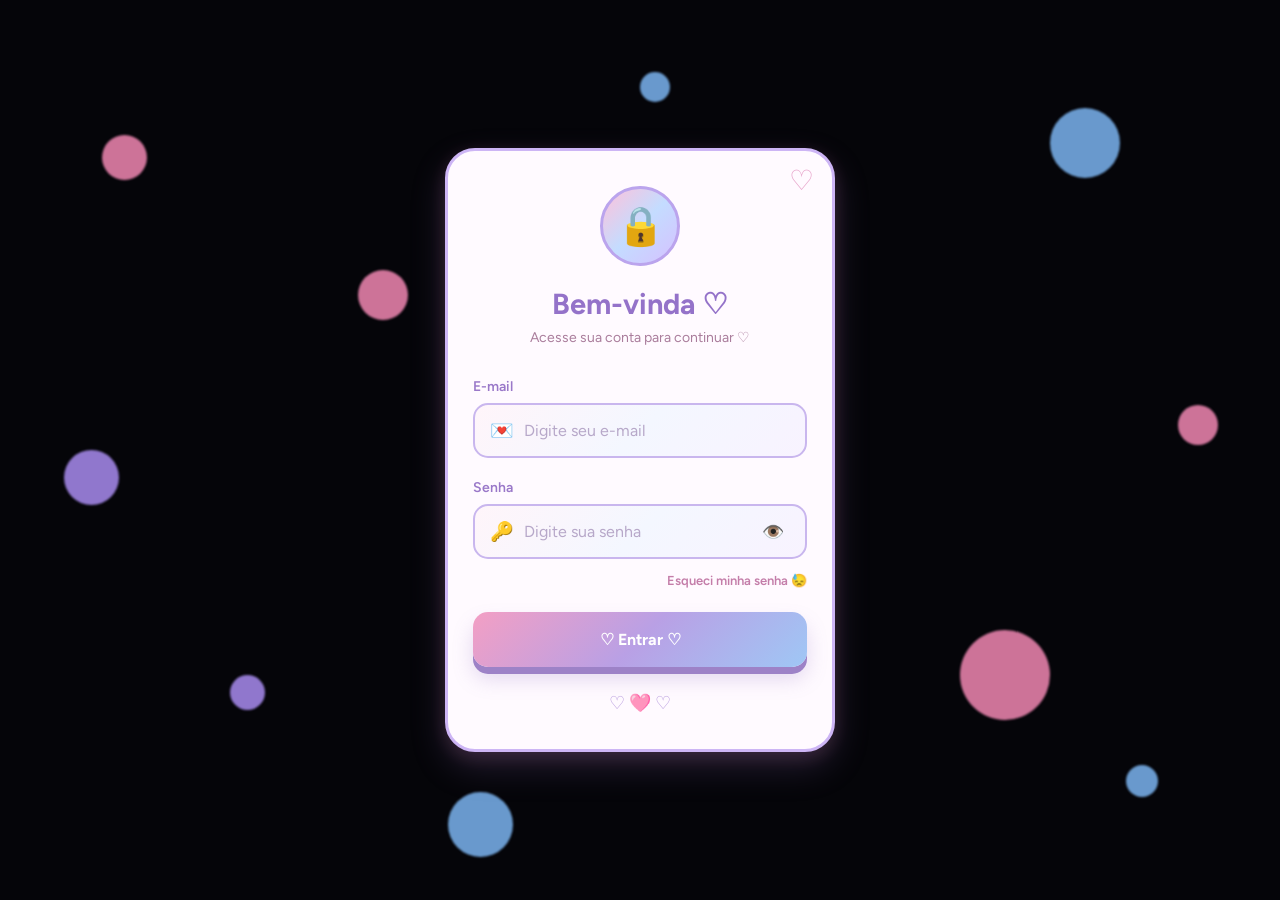
<file: meu site -lívia-lucas/home/index.html>
<!DOCTYPE html>
<html lang="pt-br">

<head>
 <meta charset="UTF-8">
 <meta name="viewport" content="width=device-width, initial-scale=1.0">
 <title>Login ♡</title>
 <link rel="stylesheet" href="style.css">
</head>

<body>

 <!-- FUNDO -->
 <div class="bolinhas">
   <span class="bolinha rosa"></span>
   <span class="bolinha azul"></span>
   <span class="bolinha roxa"></span>
   <span class="bolinha rosa"></span>
   <span class="bolinha azul"></span>
   <span class="bolinha roxa"></span>
   <span class="bolinha rosa"></span>
   <span class="bolinha azul"></span>
   <span class="bolinha roxa"></span>
   <span class="bolinha rosa"></span>
   <span class="bolinha azul"></span>
   <span class="bolinha roxa"></span>
 </div>

 <!-- LOGIN -->
 <div class="login-container">
   <div class="login-card">
     <div class="coracao">♡</div>
     <div class="logo">🔒</div>

     <div class="icone">
       <h1>Bem-vinda ♡</h1>
       <p>Acesse sua conta para continuar ♡</p>
     </div>

     <form id="login">
       <!-- E-MAIL -->
       <div class="input-grupo">
         <label for="email">E-mail</label>
         <div class="input-box">
           <span>💌</span>
           <input type="email" id="email" placeholder="Digite seu e-mail">
         </div>
       </div>

       <!-- SENHA -->
       <div class="input-grupo">
         <label for="senha">Senha</label>
         <div class="input-box">
           <span>🔑</span>
           <input type="password" id="senha" placeholder="Digite sua senha">
           <button type="button" id="togglepass" aria-label="Mostrar senha">👁️</button>
         </div>
       </div>

       <!-- ESQUECI -->
       <a href="#" class="esqueci" id="esqueci">Esqueci minha senha 😓</a>

       <!-- ENTRAR -->
       <button type="submit" class="btn-login">♡ Entrar ♡</button>

       <!-- MENSAGEM -->
       <div id="mensagem"></div>
     </form>

     <div class="decoracao">♡ 🩷 ♡</div>
   </div>
 </div>

 <script src="script.js"></script>

</body>

</html>
</file>
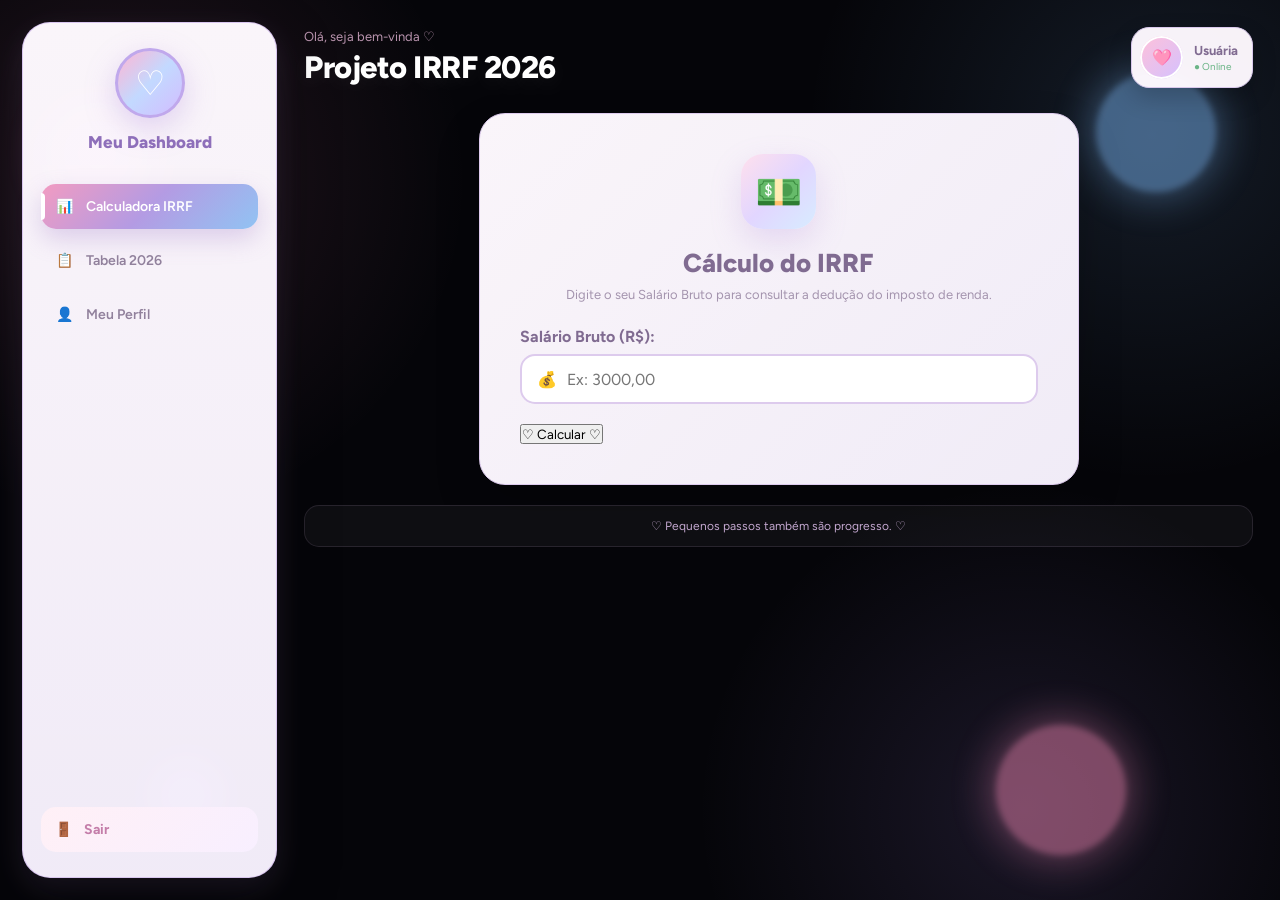
<file: meu site -lívia-lucas/home/home.html>
<!DOCTYPE html>
<html lang="pt-br">

<head>
 <meta charset="UTF-8">
 <meta name="viewport" content="width=device-width, initial-scale=1.0">
 <title>Calculadora IRRF 2026 ♡</title>
 <link rel="stylesheet" href="dashboard.css">
</head>

<body>

 <!-- FUNDO ANIMADO -->
 <div class="bolinhas">
   <span class="bolinha rosa"></span>
   <span class="bolinha azul"></span>
   <span class="bolinha roxa"></span>
   <span class="bolinha rosa"></span>
   <span class="bolinha azul"></span>
   <span class="bolinha roxa"></span>
   <span class="bolinha rosa"></span>
 </div>

 <!-- DASHBOARD -->
 <div class="dashboard">

   <!-- MENU LATERAL -->
   <aside class="sidebar">
     <div class="logo-dashboard">♡</div>
     <h2>Meu Dashboard</h2>

     <nav>
       <button class="menu-item ativo" data-section="inicio">
         📊 <span>Calculadora IRRF</span>
       </button>
       <button class="menu-item" data-section="tabela">
         📋 <span>Tabela 2026</span>
       </button>
       <button class="menu-item" data-section="perfil">
         👤 <span>Meu Perfil</span>
       </button>
     </nav>

     <button class="sair" id="btnSair">
       🚪 <span>Sair</span>
     </button>
   </aside>

   <!-- CONTEÚDO PRINCIPAL -->
   <main class="conteudo">

     <!-- TOPO -->
     <header class="topo">
       <div>
         <p>Olá, seja bem-vinda ♡</p>
         <h1 id="tituloPagina">Projeto IRRF 2026</h1>
       </div>

       <div class="usuario">
         <div class="avatar">🩷</div>
         <div>
           <strong>Usuária</strong>
           <span>● Online</span>
         </div>
       </div>
     </header>

     <!-- ========================================
          SEÇÃO 1: CALCULADORA DE IRRF
     ======================================== -->
     <section id="inicio" class="section ativa">
       
       <div class="pagina" style="max-width: 600px; text-align: left;">
         <div class="icone-grande">💵</div>
         <h2 style="text-align: center;">Cálculo do IRRF</h2>
         <p style="text-align: center; margin-bottom: 25px;">Digite o seu Salário Bruto para consultar a dedução do imposto de renda.</p>

         <form id="formIRRF">
           <div class="input-grupo">
             <label for="salarioBruto" style="display:block; margin-bottom:8px; color:#806b91; font-weight:700;">Salário Bruto (R$):</label>
             <div class="input-box" style="display:flex; align-items:center; background:#fff; border:2px solid #ddcbed; border-radius:15px; padding:0 15px; height:50px;">
               <span style="margin-right:10px;">💰</span>
               <input type="number" id="salarioBruto" step="0.01" min="0" placeholder="Ex: 3000,00" required style="width:100%; border:none; outline:none; font-size:16px; color:#806b91;">
             </div>
           </div>

           <button type="submit" class="btn-login" style="margin-top:20px;">
             ♡ Calcular ♡
           </button>
         </form>

         <!-- CARD COM RESULTADO -->
         <div id="boxResultado" class="resultado-box" style="display:none; margin-top:25px; padding:20px; border-radius:18px; background:#fff5fa; border:2px solid #e7d9ef;">
           <h3 id="statusResultado" style="color:#806b91; font-size:20px; margin-bottom:10px; text-align:center;"></h3>
           <div id="detalhesCalculo" style="color:#a493ad; font-size:14px; line-height:1.6;"></div>
         </div>
       </div>

       <div class="frase">
         ♡ <span>Pequenos passos também são progresso.</span> ♡
       </div>

     </section>

     <!-- ========================================
          SEÇÃO 2: TABELA INFORMATIVA
     ======================================== -->
     <section id="tabela" class="section">
       <div class="pagina" style="max-width: 700px;">
         <div class="icone-grande">📊</div>
         <h2>Tabela de Incidência Mensal</h2>
         <p>IRRF 2026</p>

         <div style="overflow-x:auto; margin-top:25px;">
           <table style="width:100%; border-collapse:collapse; text-align:left; background:#fff; border-radius:15px; overflow:hidden; border:1px solid #ddcbed;">
             <thead>
               <tr style="background:#f8effd; color:#8e6fba;">
                 <th style="padding:12px 15px;">Base de cálculo</th>
                 <th style="padding:12px 15px;">Alíquota</th>
                 <th style="padding:12px 15px;">Dedução</th>
               </tr>
             </thead>
             <tbody style="color:#806b91; font-size:14px;">
               <tr style="border-bottom:1px solid #eee6f3;">
                 <td style="padding:12px 15px;">Até R$ 2.428,80</td>
                 <td style="padding:12px 15px;">-</td>
                 <td style="padding:12px 15px;">-</td>
               </tr>
               <tr style="border-bottom:1px solid #eee6f3;">
                 <td style="padding:12px 15px;">De R$ 2.428,81 até R$ 2.826,65</td>
                 <td style="padding:12px 15px;">7,5%</td>
                 <td style="padding:12px 15px;">R$ 182,16</td>
               </tr>
               <tr style="border-bottom:1px solid #eee6f3;">
                 <td style="padding:12px 15px;">De R$ 2.826,66 até R$ 3.751,05</td>
                 <td style="padding:12px 15px;">15,0%</td>
                 <td style="padding:12px 15px;">R$ 394,16</td>
               </tr>
               <tr style="border-bottom:1px solid #eee6f3;">
                 <td style="padding:12px 15px;">De R$ 3.751,06 até R$ 4.664,68</td>
                 <td style="padding:12px 15px;">22,5%</td>
                 <td style="padding:12px 15px;">R$ 675,49</td>
               </tr>
               <tr>
                 <td style="padding:12px 15px;">Acima de R$ 4.664,68</td>
                 <td style="padding:12px 15px;">27,5%</td>
                 <td style="padding:12px 15px;">R$ 908,73</td>
               </tr>
             </tbody>
           </table>
         </div>
       </div>
     </section>

     <!-- ========================================
          SEÇÃO 3: PERFIL
     ======================================== -->
     <section id="perfil" class="section">
       <div class="pagina">
         <div class="icone-grande">🩷</div>
         <h2>Meu Perfil ♡</h2>
         <p>Aqui estão suas informações.</p>

         <div class="dados">
           <div>
             <span>Nome</span>
             <strong>Usuária</strong>
           </div>
           <div>
             <span>Status</span>
             <strong class="verde">● Online</strong>
           </div>
           <div>
             <span>Membro desde</span>
             <strong>2026</strong>
           </div>
         </div>
       </div>
     </section>

   </main>

 </div>

 <script src="dashboard.js"></script>

</body>

</html>
</file>
<file: meu site -lívia-lucas/home/style.css>
@import url('https://fonts.googleapis.com/css2?family=Figtree:wght@300;400;500;600;700;800&display=swap');


* {
    margin: 0;
    padding: 0;
    box-sizing: border-box;
    font-family: "Figtree", sans-serif;
}


body {
    min-height: 100vh;

    display: flex;
    align-items: center;
    justify-content: center;

    background: #050509;

    overflow: hidden;
}


/* ========================================
   BOLINHAS
======================================== */

.bolinhas {
    position: fixed;
    inset: 0;

    width: 100%;
    height: 100%;

    overflow: hidden;

    pointer-events: none;

    z-index: 0;
}


.bolinha {
    position: absolute;

    border-radius: 50%;

    opacity: 0.8;

    filter: blur(1px);

    animation:
        flutuar 9s ease-in-out infinite,
        mudarCor 7s ease-in-out infinite;
}


.bolinha:nth-child(1) {
    width: 45px;
    height: 45px;
    left: 8%;
    top: 15%;
}


.bolinha:nth-child(2) {
    width: 70px;
    height: 70px;
    left: 82%;
    top: 12%;
}


.bolinha:nth-child(3) {
    width: 35px;
    height: 35px;
    left: 18%;
    top: 75%;
}


.bolinha:nth-child(4) {
    width: 90px;
    height: 90px;
    left: 75%;
    top: 70%;
}


.bolinha:nth-child(5) {
    width: 30px;
    height: 30px;
    left: 50%;
    top: 8%;
}


.bolinha:nth-child(6) {
    width: 55px;
    height: 55px;
    left: 5%;
    top: 50%;
}


.bolinha:nth-child(7) {
    width: 40px;
    height: 40px;
    left: 92%;
    top: 45%;
}


.bolinha:nth-child(8) {
    width: 65px;
    height: 65px;
    left: 35%;
    top: 88%;
}


.bolinha:nth-child(9) {
    width: 25px;
    height: 25px;
    left: 60%;
    top: 55%;
}


.bolinha:nth-child(10) {
    width: 50px;
    height: 50px;
    left: 28%;
    top: 30%;
}


.bolinha:nth-child(11) {
    width: 32px;
    height: 32px;
    left: 88%;
    top: 85%;
}


.bolinha:nth-child(12) {
    width: 75px;
    height: 75px;
    left: 45%;
    top: 40%;
}


.rosa {
    background: #ff8fbd;
}


.azul {
    background: #82bfff;
}


.roxa {
    background: #b394ff;
}


@keyframes flutuar {

    0%, 100% {
        transform: translate(0, 0);
    }

    50% {
        transform: translate(35px, -50px);
    }
}


@keyframes mudarCor {

    0% {
        box-shadow: 0 0 25px #ff8fbd;
    }

    50% {
        box-shadow: 0 0 35px #82bfff;
    }

    100% {
        box-shadow: 0 0 25px #b394ff;
    }
}


/* ========================================
   LOGIN
======================================== */

.login-container {
    position: relative;
    z-index: 2;

    width: 100%;
    max-width: 430px;

    min-height: 100vh;

    display: flex;
    align-items: center;
    justify-content: center;

    padding: 20px;
}


.login-card {
    position: relative;

    width: 100%;

    padding: 35px 25px;

    background: #fffaff;

    border: 3px solid #cdb5f5;

    border-radius: 30px;

    box-shadow:
        0 15px 35px rgba(145, 112, 190, 0.22),
        0 5px 18px rgba(255, 140, 190, 0.15);
}


.coracao {
    position: absolute;

    top: 12px;
    right: 18px;

    color: #e7a4ca;

    font-size: 28px;
}


.logo {
    width: 80px;
    height: 80px;

    margin: 0 auto 20px;

    display: flex;
    align-items: center;
    justify-content: center;

    background:
        linear-gradient(
            135deg,
            #ffc1da,
            #c4dcff,
            #d5c1ff
        );

    border: 3px solid #bba4ed;

    border-radius: 50%;

    font-size: 38px;
}


.icone {
    text-align: center;

    margin-bottom: 32px;
}


.icone h1 {
    color: #9472c9;

    font-size: 29px;

    margin-bottom: 8px;
}


.icone p {
    color: #aa7d9c;

    font-size: 14px;
}


/* ========================================
   INPUTS
======================================== */

.input-grupo {
    margin-bottom: 21px;
}


.input-grupo label {
    display: block;

    margin-bottom: 8px;

    color: #9a78c9;

    font-size: 14px;

    font-weight: 600;
}


.input-box {
    display: flex;
    align-items: center;

    gap: 10px;

    height: 55px;

    padding: 0 15px;

    background:
        linear-gradient(
            135deg,
            #fff5fa,
            #f4f7ff,
            #f8f3ff
        );

    border: 2px solid #c9b6ee;

    border-radius: 15px;

    transition: 0.3s;
}


.input-box:focus-within {
    background: #ffffff;

    border-color: #c59ee8;

    box-shadow:
        0 0 0 4px
        rgba(197, 158, 232, 0.14);
}


.input-box span {
    font-size: 19px;
}


.input-box input {
    flex: 1;

    width: 100%;
    height: 100%;

    border: none;
    outline: none;

    background: transparent;

    color: #67567d;

    font-size: 16px;
}


.input-box input::placeholder {
    color: #b7a8c9;
}


/* ========================================
   BOTÃO SENHA
======================================== */

#togglepass {
    width: 35px;
    height: 35px;

    border: none;

    background: transparent;

    cursor: pointer;

    font-size: 18px;
}


/* ========================================
   ESQUECI
======================================== */

.esqueci {
    display: block;

    text-align: right;

    margin-top: -7px;
    margin-bottom: 24px;

    color: #c47da9;

    font-size: 13px;

    font-weight: 600;

    text-decoration: none;
}


.esqueci:hover {
    color: #866dc0;
}


/* ========================================
   LOGIN
======================================== */

.btn-login {
    width: 100%;
    height: 55px;

    border: none;

    border-radius: 15px;

    background:
        linear-gradient(
            135deg,
            #f39fc4,
            #b9a0e5,
            #9fc7f5
        );

    color: white;

    font-size: 16px;

    font-weight: 700;

    cursor: pointer;

    box-shadow:
        0 7px 0 #9d82c7,
        0 12px 20px
        rgba(145, 115, 190, 0.25);

    transition: 0.2s;
}


.btn-login:hover {
    transform: translateY(-2px);
}


.btn-login:active {
    transform: translateY(5px);

    box-shadow:
        0 2px 0 #9275bd;
}


/* ========================================
   MENSAGEM
======================================== */

#mensagem {
    display: none;

    margin-top: 15px;

    padding: 12px;

    border-radius: 12px;

    text-align: center;

    font-size: 13px;

    font-weight: 600;
}


#mensagem.erro {
    display: block;

    color: #b65f86;

    background: #fff0f6;

    border: 1px solid #edb7ce;
}


#mensagem.sucesso {
    display: block;

    color: #75609b;

    background: #f1ebff;

    border: 1px solid #d1b9ed;
}


/* ========================================
   DECORAÇÃO
======================================== */

.decoracao {
    text-align: center;

    margin-top: 25px;

    color: #b395dc;

    font-size: 18px;
}


/* ========================================
   RESPONSIVO
======================================== */

@media (max-width: 430px) {

    .login-container {
        padding: 15px;
    }

    .login-card {
        padding: 30px 20px;

        border-radius: 27px;
    }
}


@media (prefers-reduced-motion: reduce) {

    .bolinha {
        animation: none;
    }
}
</file>
<file: meu site -lívia-lucas/home/dashboard.css>
@import url('https://fonts.googleapis.com/css2?family=Figtree:wght@300;400;500;600;700;800&display=swap');

* {
    margin: 0;
    padding: 0;
    box-sizing: border-box;
    font-family: "Figtree", sans-serif;
}

body {
    min-height: 100vh;
    background:
        radial-gradient(circle at 10% 20%, rgba(255, 143, 189, 0.12), transparent 25%),
        radial-gradient(circle at 90% 15%, rgba(130, 191, 255, 0.12), transparent 25%),
        radial-gradient(circle at 80% 90%, rgba(179, 148, 255, 0.12), transparent 25%),
        #050509;

    color: #806b91;
}


/* ==================================================
   FUNDO ANIMADO
================================================== */

.bolinhas {
    position: fixed;
    inset: 0;
    overflow: hidden;
    pointer-events: none;
    z-index: 0;
}

.bolinha {
    position: absolute;
    border-radius: 50%;
    filter: blur(3px);
    opacity: 0.45;

    animation:
        flutuar 8s ease-in-out infinite,
        brilho 5s ease-in-out infinite alternate;
}

.bolinha.rosa {
    background: #ff8fbd;
    box-shadow: 0 0 45px #ff8fbd;
}

.bolinha.azul {
    background: #82bfff;
    box-shadow: 0 0 45px #82bfff;
}

.bolinha.roxa {
    background: #b394ff;
    box-shadow: 0 0 45px #b394ff;
}

.bolinha:nth-child(1) {
    width: 90px;
    height: 90px;
    left: 4%;
    top: 12%;
}

.bolinha:nth-child(2) {
    width: 120px;
    height: 120px;
    right: 5%;
    top: 8%;
}

.bolinha:nth-child(3) {
    width: 65px;
    height: 65px;
    left: 12%;
    bottom: 8%;
}

.bolinha:nth-child(4) {
    width: 130px;
    height: 130px;
    right: 12%;
    bottom: 5%;
}

@keyframes flutuar {
    0%, 100% {
        transform: translate(0, 0);
    }

    50% {
        transform: translate(30px, -45px);
    }
}

@keyframes brilho {
    from {
        opacity: 0.3;
    }

    to {
        opacity: 0.6;
    }
}


/* ==================================================
   DASHBOARD
================================================== */

.dashboard {
    position: relative;
    z-index: 2;

    min-height: 100vh;

    display: flex;
    gap: 22px;

    padding: 22px;
}


/* ==================================================
   SIDEBAR
================================================== */

.sidebar {
    width: 255px;
    min-height: calc(100vh - 44px);

    display: flex;
    flex-direction: column;

    padding: 25px 18px;

    background:
        linear-gradient(
            180deg,
            rgba(255, 250, 255, 0.98),
            rgba(248, 242, 255, 0.97)
        );

    border: 1px solid rgba(214, 193, 239, 0.9);

    border-radius: 28px;

    box-shadow:
        0 25px 60px rgba(0, 0, 0, 0.35),
        0 10px 30px rgba(185, 150, 220, 0.15);

    backdrop-filter: blur(15px);
}


/* LOGO */

.logo-dashboard {
    width: 70px;
    height: 70px;

    margin: 0 auto;

    display: flex;
    align-items: center;
    justify-content: center;

    border-radius: 50%;

    background:
        linear-gradient(
            135deg,
            #ffb5d3,
            #c3d9ff,
            #d2bcff
        );

    border: 3px solid #c0a8ec;

    color: white;

    font-size: 34px;

    box-shadow:
        0 10px 30px rgba(174, 140, 220, 0.35);

    animation: logoFloat 3s ease-in-out infinite;
}

@keyframes logoFloat {
    0%, 100% {
        transform: translateY(0);
    }

    50% {
        transform: translateY(-5px);
    }
}


/* TITULO */

.sidebar h2 {
    margin: 14px 0 32px;

    text-align: center;

    color: #8e6fba;

    font-size: 17px;
    font-weight: 800;
}


/* ==================================================
   MENU
================================================== */

.sidebar nav {
    display: flex;
    flex-direction: column;
    gap: 9px;
}

.menu-item {
    position: relative;

    width: 100%;

    display: flex;
    align-items: center;

    gap: 13px;

    padding: 14px 15px;

    border: none;
    border-radius: 15px;

    background: transparent;

    color: #91819c;

    font-size: 14px;
    font-weight: 600;

    text-align: left;

    cursor: pointer;

    transition:
        transform 0.2s ease,
        background 0.2s ease,
        color 0.2s ease,
        box-shadow 0.2s ease;
}

.menu-item:hover {
    transform: translateX(4px);

    background: #f8effd;

    color: #9271c4;
}

.menu-item.ativo {
    color: white;

    background:
        linear-gradient(
            135deg,
            #f29bc1,
            #b49be3,
            #91c3f3
        );

    box-shadow:
        0 10px 25px
        rgba(155, 120, 200, 0.3);
}

.menu-item.ativo::before {
    content: "";

    position: absolute;

    left: 0;
    top: 9px;

    width: 4px;
    height: calc(100% - 18px);

    border-radius: 0 5px 5px 0;

    background: white;
}

.badge {
    margin-left: auto;

    min-width: 23px;
    height: 23px;

    display: flex;
    align-items: center;
    justify-content: center;

    border-radius: 50%;

    background: #f19fc3;

    color: white;

    font-size: 10px;

    box-shadow:
        0 4px 10px rgba(220, 130, 170, 0.3);
}


/* ==================================================
   SAIR
================================================== */

.sair {
    margin-top: auto;

    display: flex;
    align-items: center;

    gap: 12px;

    padding: 14px;

    border: none;
    border-radius: 15px;

    background:
        linear-gradient(
            135deg,
            #fff0f6,
            #f8efff
        );

    color: #c47da9;

    font-size: 14px;
    font-weight: 700;

    cursor: pointer;

    transition: 0.2s;
}

.sair:hover {
    transform: translateY(-2px);

    background:
        linear-gradient(
            135deg,
            #ffe0ed,
            #eee3ff
        );

    box-shadow:
        0 8px 18px
        rgba(200, 130, 180, 0.15);
}


/* ==================================================
   CONTEÚDO
================================================== */

.conteudo {
    flex: 1;

    min-width: 0;

    padding: 5px 5px 30px;
}


/* ==================================================
   TOPO
================================================== */

.topo {
    display: flex;

    align-items: center;
    justify-content: space-between;

    margin-bottom: 25px;
}

.topo p {
    color: #b994ae;

    font-size: 13px;

    margin-bottom: 5px;
}

.topo h1 {
    color: #fff;

    font-size: 31px;
    font-weight: 800;

    letter-spacing: -0.5px;

    text-shadow:
        0 5px 20px rgba(255, 255, 255, 0.08);
}


/* USUARIO */

.usuario {
    display: flex;
    align-items: center;

    gap: 11px;

    padding: 8px 14px 8px 8px;

    background:
        rgba(255, 250, 255, 0.97);

    border: 1px solid #d9c8ec;

    border-radius: 18px;

    box-shadow:
        0 10px 25px rgba(0, 0, 0, 0.2);
}

.avatar {
    width: 43px;
    height: 43px;

    display: flex;
    align-items: center;
    justify-content: center;

    border-radius: 50%;

    background:
        linear-gradient(
            135deg,
            #ffc0d9,
            #d4c1ff
        );

    box-shadow:
        inset 0 0 0 2px white;
}

.usuario strong {
    display: block;

    color: #806b91;

    font-size: 13px;
}

.usuario span {
    display: block;

    margin-top: 2px;

    color: #6ab486;

    font-size: 10px;
}


/* ==================================================
   SEÇÕES
================================================== */

.section {
    display: none;

    animation: aparecer 0.35s ease;
}

.section.ativa {
    display: block;
}

@keyframes aparecer {
    from {
        opacity: 0;
        transform: translateY(8px);
    }

    to {
        opacity: 1;
        transform: translateY(0);
    }
}


/* ==================================================
   CARDS
================================================== */

.cards {
    display: grid;

    grid-template-columns:
        repeat(4, 1fr);

    gap: 16px;

    margin-bottom: 20px;
}

.card {
    position: relative;

    overflow: hidden;

    display: flex;
    align-items: center;

    gap: 14px;

    padding: 20px;

    background:
        linear-gradient(
            135deg,
            rgba(255, 250, 255, 0.98),
            rgba(249, 244, 255, 0.96)
        );

    border: 1px solid #ddcbed;

    border-radius: 21px;

    box-shadow:
        0 15px 35px
        rgba(0, 0, 0, 0.18);

    transition:
        transform 0.25s ease,
        box-shadow 0.25s ease;
}

.card::after {
    content: "";

    position: absolute;

    width: 80px;
    height: 80px;

    right: -35px;
    top: -35px;

    border-radius: 50%;

    background:
        rgba(255, 180, 215, 0.15);
}

.card:hover {
    transform: translateY(-5px);

    box-shadow:
        0 20px 40px
        rgba(0, 0, 0, 0.25);
}

.card-icone {
    width: 51px;
    height: 51px;

    flex-shrink: 0;

    display: flex;
    align-items: center;
    justify-content: center;

    border-radius: 16px;

    font-size: 22px;

    box-shadow:
        0 8px 18px rgba(160, 130, 200, 0.12);
}

.card-icone.rosa {
    background:
        linear-gradient(
            135deg,
            #ffe2ee,
            #ffd2e4
        );
}

.card-icone.azul {
    background:
        linear-gradient(
            135deg,
            #e4f2ff,
            #d3e8ff
        );
}

.card-icone.roxo {
    background:
        linear-gradient(
            135deg,
            #eee5ff,
            #e1d4ff
        );
}

.card span {
    display: block;

    color: #a18ea9;

    font-size: 11px;
}

.card h3 {
    margin: 3px 0;

    color: #77618a;

    font-size: 23px;
    font-weight: 800;
}

.card small {
    color: #69ae85;

    font-size: 10px;
    font-weight: 600;
}


/* ==================================================
   PAINÉIS
================================================== */

.painel-grid {
    display: grid;

    grid-template-columns:
        1.45fr 1fr;

    gap: 18px;
}

.painel {
    padding: 23px;

    background:
        linear-gradient(
            135deg,
            rgba(255, 250, 255, 0.98),
            rgba(248, 243, 255, 0.97)
        );

    border: 1px solid #ddcbed;

    border-radius: 23px;

    box-shadow:
        0 15px 35px
        rgba(0, 0, 0, 0.18);
}

.painel h2 {
    color: #7e6890;

    font-size: 17px;
    font-weight: 800;
}

.descricao {
    margin-top: 5px;

    color: #aa98b4;

    font-size: 11px;
}


/* ==================================================
   GRÁFICO
================================================== */

.grafico {
    position: relative;

    height: 235px;

    margin-top: 20px;

    padding:
        15px 15px 0;

    display: flex;
    align-items: flex-end;
    justify-content: space-around;

    gap: 10px;

    border-bottom:
        1px solid #eadff0;
}

.grafico::before {
    content: "";

    position: absolute;

    left: 0;
    right: 0;
    top: 50%;

    border-top:
        1px dashed #eadff0;

    opacity: 0.8;
}

.grafico div {
    position: relative;

    z-index: 1;

    width: 34px;

    min-height: 35px;

    display: flex;

    align-items: center;
    justify-content: flex-end;

    flex-direction: column;

    padding-bottom: 8px;

    border-radius:
        12px 12px 5px 5px;

    background:
        linear-gradient(
            to top,
            #f39fc4,
            #b9a0e5,
            #9fc7f5
        );

    color: #a18cae;

    font-size: 9px;

    box-shadow:
        0 7px 17px
        rgba(170, 130, 215, 0.25);

    transition: 0.25s;
}

.grafico div:hover {
    filter: brightness(1.08);

    transform:
        translateY(-5px);
}


/* ==================================================
   NOTIFICAÇÕES
================================================== */

.notificacao {
    display: flex;

    align-items: flex-start;

    gap: 13px;

    padding: 16px 0;

    border-bottom:
        1px solid #eee6f3;

    transition: 0.2s;
}

.notificacao:hover {
    transform: translateX(3px);
}

.notificacao > div:first-child {
    width: 36px;
    height: 36px;

    display: flex;
    align-items: center;
    justify-content: center;

    border-radius: 11px;

    background: #f8effd;
}

.notificacao strong {
    color: #806b91;

    font-size: 12px;
}

.notificacao p {
    margin-top: 4px;

    color: #a493ad;

    font-size: 10px;
}


/* ==================================================
   FRASE
================================================== */

.frase {
    margin-top: 20px;

    padding: 13px;

    text-align: center;

    color: #c4a8d0;

    font-size: 12px;

    background:
        rgba(255, 255, 255, 0.04);

    border-radius: 15px;

    border:
        1px solid rgba(220, 190, 235, 0.12);
}


/* ==================================================
   PÁGINAS INTERNAS
================================================== */

.pagina {
    max-width: 850px;

    margin: 15px auto;

    padding: 40px;

    text-align: center;

    background:
        linear-gradient(
            135deg,
            rgba(255, 250, 255, 0.98),
            rgba(248, 243, 255, 0.97)
        );

    border: 1px solid #ddcbed;

    border-radius: 26px;

    box-shadow:
        0 20px 45px
        rgba(0, 0, 0, 0.2);
}

.icone-grande {
    width: 75px;
    height: 75px;

    margin: auto;

    display: flex;
    align-items: center;
    justify-content: center;

    border-radius: 22px;

    background:
        linear-gradient(
            135deg,
            #ffe0ed,
            #e2d6ff,
            #d7ecff
        );

    font-size: 38px;

    box-shadow:
        0 12px 30px
        rgba(180, 140, 220, 0.25);
}

.pagina h2 {
    margin: 18px 0 8px;

    color: #806b91;

    font-size: 26px;
    font-weight: 800;
}

.pagina > p {
    color: #a494ae;

    font-size: 13px;
}


/* ==================================================
   DADOS DO PERFIL
================================================== */

.dados {
    display: grid;

    grid-template-columns:
        repeat(3, 1fr);

    gap: 15px;

    margin-top: 30px;
}

.dados div {
    padding: 20px;

    background:
        linear-gradient(
            135deg,
            #fbf6ff,
            #fff5fa
        );

    border:
        1px solid #e6d8ef;

    border-radius: 17px;
}

.dados span,
.dados strong {
    display: block;
}

.dados span {
    color: #ac9ab5;

    font-size: 11px;

    margin-bottom: 6px;
}

.dados strong {
    color: #806b91;

    font-size: 14px;
}

.verde {
    color: #6db589 !important;
}


/* ==================================================
   MENSAGENS
================================================== */

.mensagem-item {
    display: flex;

    align-items: center;

    gap: 15px;

    margin-top: 15px;

    padding: 17px;

    text-align: left;

    background:
        linear-gradient(
            135deg,
            #fff5fa,
            #f6f1ff
        );

    border:
        1px solid #e7d9ef;

    border-radius: 17px;

    transition: 0.2s;
}

.mensagem-item:hover {
    transform: translateY(-2px);

    box-shadow:
        0 8px 20px
        rgba(170, 130, 210, 0.12);
}

.mensagem-item strong {
    color: #806b91;

    font-size: 13px;
}

.mensagem-item p {
    margin-top: 4px;

    color: #a493ad;

    font-size: 11px;
}


/* ==================================================
   CONFIGURAÇÕES
================================================== */

.config {
    display: flex;

    align-items: center;
    justify-content: space-between;

    margin-top: 15px;

    padding: 18px;

    text-align: left;

    background:
        linear-gradient(
            135deg,
            #fff5fa,
            #f6f1ff
        );

    border:
        1px solid #e7d9ef;

    border-radius: 17px;

    cursor: pointer;

    transition: 0.2s;
}

.config:hover {
    transform: translateY(-2px);

    border-color: #d2b9eb;
}

.config strong,
.config span {
    display: block;
}

.config strong {
    color: #806b91;

    font-size: 13px;
}

.config span {
    margin-top: 4px;

    color: #a493ad;

    font-size: 10px;
}

.config input {
    width: 43px;
    height: 23px;

    accent-color: #b292df;

    cursor: pointer;
}


/* ==================================================
   RESPONSIVO
================================================== */

@media (max-width: 1100px) {

    .cards {
        grid-template-columns:
            repeat(2, 1fr);
    }

    .painel-grid {
        grid-template-columns: 1fr;
    }

}


@media (max-width: 800px) {

    .dashboard {
        flex-direction: column;

        padding: 12px;
    }

    .sidebar {
        width: 100%;

        min-height: auto;
    }

    .sidebar nav {
        display: grid;

        grid-template-columns:
            repeat(2, 1fr);
    }

    .sair {
        margin-top: 15px;
    }

    .conteudo {
        padding: 5px 0 25px;
    }

}


@media (max-width: 550px) {

    .cards {
        grid-template-columns: 1fr;
    }

    .topo {
        flex-direction: column;

        align-items: flex-start;

        gap: 15px;
    }

    .usuario {
        width: 100%;
    }

    .dados {
        grid-template-columns: 1fr;
    }

    .pagina {
        padding: 28px 18px;
    }

}


@media (max-width: 400px) {

    .sidebar nav {
        grid-template-columns: 1fr;
    }

    .topo h1 {
        font-size: 26px;
    }

    .grafico div {
        width: 27px;
    }

}
</file>
